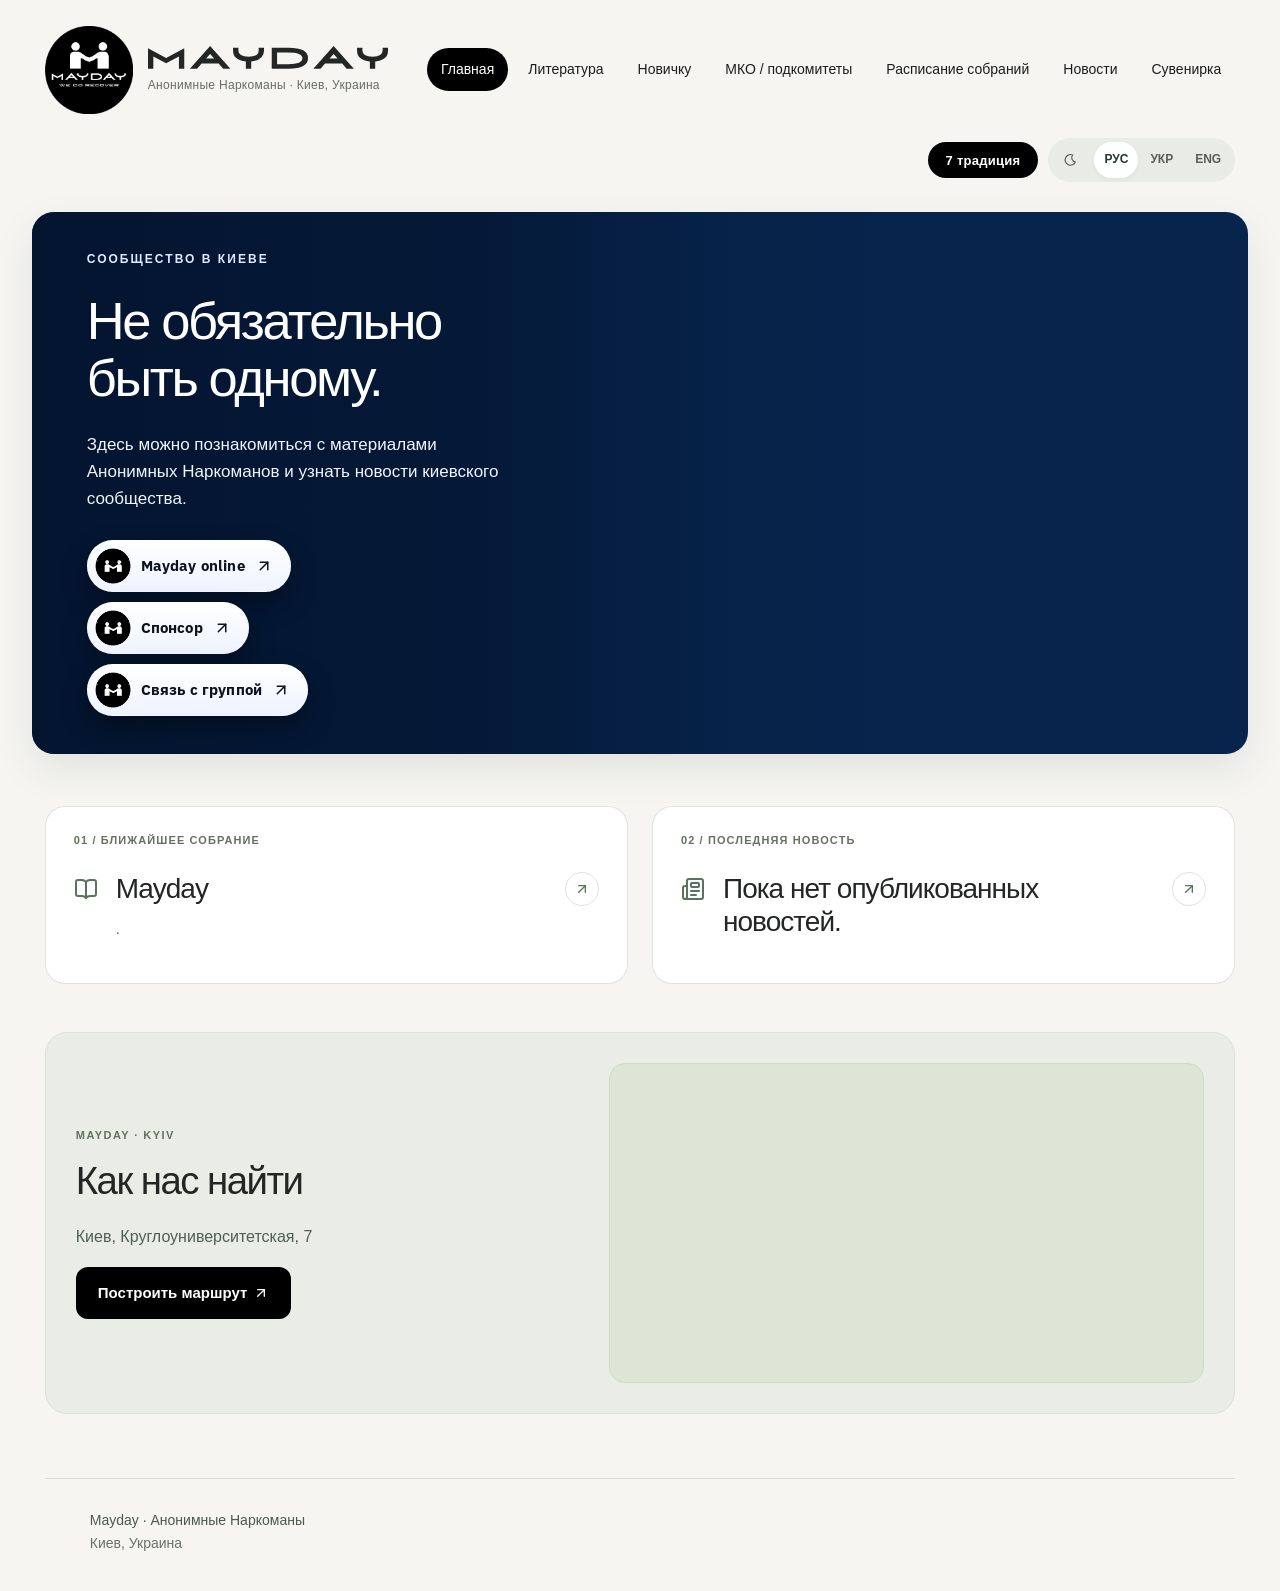
<file: index.html>
<!doctype html><html lang="ru"><script>try{if(localStorage.getItem("mayday-theme")==="dark")document.documentElement.setAttribute("data-theme","dark")}catch(e){}</script><head><meta charset="UTF-8"><meta name="viewport" content="width=device-width,initial-scale=1"><meta name="robots" content="noindex,nofollow,noarchive"><meta name="referrer" content="no-referrer"><title>Mayday — Киев</title><link rel="icon" href="./mayday-logo.png">  <script type="module" crossorigin src="./index-Cbg5gr1b.js?v=20260923newsbtn3"></script>
  <link rel="stylesheet" crossorigin href="./index-DmtjYMKC.css?v=20260923newsbtn3">
<link rel="preconnect" href="https://fonts.googleapis.com"><link href="https://fonts.googleapis.com/css2?family=IBM+Plex+Sans:wght@600;700&family=Marck+Script&display=swap" rel="stylesheet"><link rel="stylesheet" href="./redesign-20260919.css?v=20260923newsbtn3"><link rel="stylesheet" href="./dark-refined-20260921.css?v=20260923newsbtn3"></head><body><div id="root"></div></body></html>
</file>
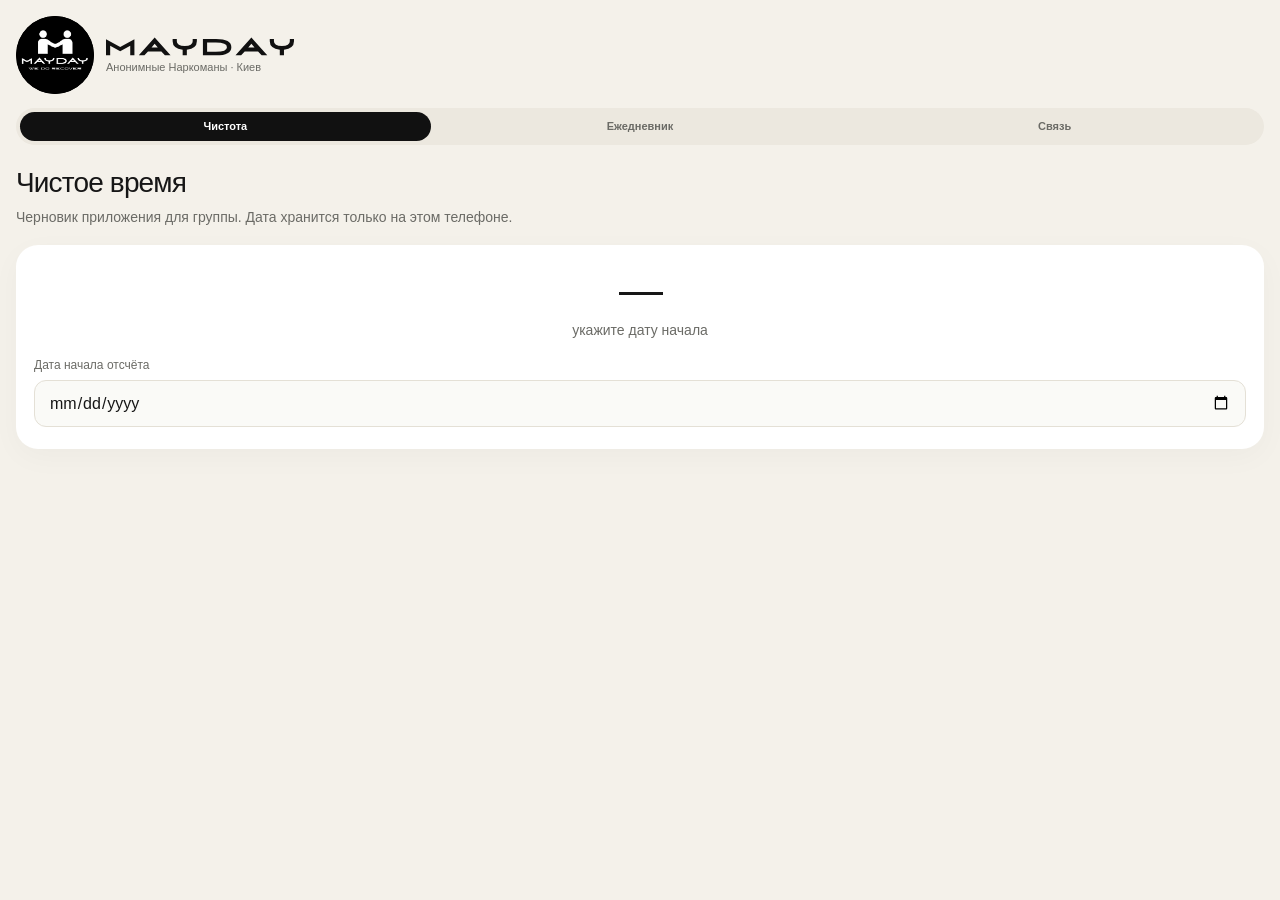
<file: app-sketch/index.html>
<!DOCTYPE html>
<html lang="ru">
<head>
  <meta charset="utf-8" />
  <meta name="viewport" content="width=device-width, initial-scale=1, viewport-fit=cover" />
  <meta name="apple-mobile-web-app-capable" content="yes" />
  <meta name="apple-mobile-web-app-title" content="Mayday" />
  <meta name="apple-mobile-web-app-status-bar-style" content="black-translucent" />
  <meta name="theme-color" content="#111111" />
  <title>Mayday — чистое время</title>
  <meta name="cache-bust" content="20260923-tab2" />
  <link rel="icon" href="./icon-md.png" />
  <link rel="apple-touch-icon" sizes="180x180" href="./icon-md-180.png" />
  <link rel="apple-touch-icon" href="./icon-md.png" />
  <link rel="apple-touch-icon-precomposed" href="./icon-md.png" />
  <link rel="preconnect" href="https://fonts.googleapis.com" />
  <link href="https://fonts.googleapis.com/css2?family=IBM+Plex+Sans:wght@600;700&display=swap" rel="stylesheet" />
  <style>
    :root {
      --bg: #f4f1ea;
      --ink: #161616;
      --muted: #6b6b66;
      --card: #fff;
      --line: #e4e0d6;
      --black: #111;
    }
    * { box-sizing: border-box; }
    html, body { margin: 0; min-height: 100%; background: var(--bg); color: var(--ink);
      font-family: -apple-system, BlinkMacSystemFont, "Segoe UI", sans-serif; }
    body { padding: calc(16px + env(safe-area-inset-top)) 16px calc(28px + env(safe-area-inset-bottom)); }
    header { margin-bottom: 22px; }
    .brand-row {
      display: flex; align-items: center; gap: 12px; margin-bottom: 14px;
    }
    .brand-row img {
      width: 78px; height: 78px; border-radius: 50%; display: block;
      background: #000; object-fit: cover; flex: 0 0 78px;
    }
    .brand-text { line-height: 1.05; min-width: 0; flex: 1; }
    .brand-wordmark { display: block; width: min(188px, 48vw); height: 20px; color: #111; }
    .brand-text span { display: block; margin-top: 5px; font-size: 11px; color: var(--muted); }
    .tabs {
      display: flex; width: 100%; gap: 4px; background: #ece8df;
      border-radius: 999px; padding: 4px;
    }
    .tabs button {
      flex: 1; border: 0; background: transparent; padding: 8px 6px;
      border-radius: 999px; font-size: 11px; font-weight: 600; color: var(--muted);
      line-height: 1.15; white-space: nowrap;
    }
    .tabs button.on { background: var(--black); color: #fff; }
    h1 { font-size: 28px; font-weight: 500; letter-spacing: -.03em; margin: 0 0 8px; }
    .sub { color: var(--muted); font-size: 14px; margin: 0 0 18px; line-height: 1.45; }
    .card {
      background: var(--card); border-radius: 22px; padding: 22px 18px;
      box-shadow: 0 8px 30px #2a2a2208; margin-bottom: 14px;
    }
    .count {
      text-align: center; font-size: 44px; font-weight: 500;
      letter-spacing: -.04em; line-height: 1.05;
    }
    .count small {
      display: block; font-size: 14px; color: var(--muted);
      font-weight: 400; margin-top: 10px; letter-spacing: 0;
    }
    .field { margin-top: 20px; }
    label { display: block; font-size: 12px; color: var(--muted); margin: 0 0 8px; text-align: left; }
    input[type=date] {
      display: block; width: 100%; max-width: 100%;
      border: 1px solid var(--line); border-radius: 12px;
      padding: 12px 14px; font-size: 16px; line-height: 1.2;
      font-family: inherit; background: #fafaf7; color: var(--ink);
      -webkit-appearance: none; appearance: none;
    }
    .day { font-size: 12px; letter-spacing: .08em; text-transform: uppercase; color: var(--muted); margin-bottom: 8px; }
    .quote { font-size: 20px; line-height: 1.35; margin: 0 0 14px; font-weight: 500; }
    .body { font-size: 16px; line-height: 1.6; margin: 0; }
    .note { font-size: 12px; color: var(--muted); margin-top: 14px; }
    a.btn {
      display: block; width: 100%; text-align: center; text-decoration: none;
      background: var(--black); color: #fff; border-radius: 14px;
      padding: 14px 16px; font-size: 15px; font-weight: 600; margin-top: 10px;
    }
    a.btn.ghost { background: transparent; color: var(--ink); border: 1px solid var(--ink); }
    .screen { display: none; }
    .screen.on { display: block; }
    .hint { font-size: 12px; color: var(--muted); margin-top: 18px; line-height: 1.5; }
  </style>
</head>
<body>
  <header>
    <div class="brand-row">
      <img src="../mayday-logo.png" alt="Mayday" />
      <div class="brand-text">
        <svg class="brand-wordmark" viewBox="0 0 900 90" role="img" aria-label="Mayday">
          <g fill="currentColor" fill-rule="evenodd">
            <path d="M0 85V8L68 45 136 8V85H116V39L68 65 20 39V85Z"/>
            <path d="M157 85L233 0 309 85H282L265 66H201L184 85ZM218 47H248L233 30Z"/>
            <path d="M319 7H339V17Q339 40 377 40Q415 40 415 17V7H435V18Q435 53 387 58V85H367V58Q319 53 319 18Z"/>
            <path d="M464 7H527Q600 7 600 46Q600 85 527 85H464ZM484 24V68H526Q579 68 579 46Q579 24 526 24Z"/>
            <path d="M620 85L696 0 772 85H745L728 66H664L647 85ZM681 47H711L696 30Z"/>
            <path d="M784 7H804V17Q804 40 842 40Q880 40 880 17V7H900V18Q900 53 852 58V85H832V58Q784 53 784 18Z"/>
          </g>
        </svg>
        <span>Анонимные Наркоманы · Киев</span>
      </div>
    </div>
    <div class="tabs" id="tabs">
      <button class="on" data-tab="time">Чистота</button>
      <button data-tab="day">Ежедневник</button>
      <button data-tab="help">Связь</button>
    </div>
  </header>

  <section class="screen on" id="time">
    <h1>Чистое время</h1>
    <p class="sub">Черновик приложения для группы. Дата хранится только на этом телефоне.</p>
    <div class="card">
      <div class="count" id="count">—<small>укажите дату начала</small></div>
      <div class="field">
        <label for="since">Дата начала отсчёта</label>
        <input id="since" type="date" />
      </div>
    </div>
  </section>

  <section class="screen" id="day">
    <h1>Ежедневник</h1>
    <p class="sub" id="today-label"></p>
    <div class="card">
      <div class="day">Размышление · черновик</div>
      <p class="quote">Один день. Один шаг.</p>
      <p class="body">Тут будут ежедневные размышления.</p>
      <p class="note"></p>
    </div>
  </section>

  <section class="screen" id="help">
    <h1>Связь с группой</h1>
    <p class="sub">Кнопки можно будет менять из панели, как на сайте.</p>
    <a class="btn" href="https://t.me/mayday" target="_blank" rel="noopener">Telegram группы</a>
    <a class="btn ghost" href="https://hrechishkin-arch.github.io/na-kyiv-mayday/" target="_blank" rel="noopener">Сайт Mayday</a>
    <a class="btn ghost" href="https://hrechishkin-arch.github.io/na-kyiv-mayday/?page=schedule" target="_blank" rel="noopener">Расписание собраний</a>
    <p class="hint">Кнопки будут утверждаться на рабочем собрании.</p>
  </section>

  <script>
    const tabs = document.querySelectorAll('#tabs button');
    tabs.forEach((b) => b.onclick = () => {
      tabs.forEach((x) => x.classList.toggle('on', x === b));
      document.querySelectorAll('.screen').forEach((s) => s.classList.toggle('on', s.id === b.dataset.tab));
    });
    const input = document.getElementById('since');
    const count = document.getElementById('count');
    const saved = localStorage.getItem('mayday-clean-since');
    if (saved) input.value = saved;
    function daysBetween(a, b) {
      return Math.max(0, Math.floor((Date.UTC(b.getFullYear(), b.getMonth(), b.getDate()) - Date.UTC(a.getFullYear(), a.getMonth(), a.getDate())) / 86400000));
    }
    function render() {
      if (!input.value) {
        count.innerHTML = '—<small>укажите дату начала</small>';
        return;
      }
      localStorage.setItem('mayday-clean-since', input.value);
      const start = new Date(input.value + 'T00:00:00');
      const days = daysBetween(start, new Date());
      const years = Math.floor(days / 365);
      const rest = days - years * 365;
      const months = Math.floor(rest / 30);
      const d = rest - months * 30;
      const parts = [];
      if (years) parts.push(years + ' г.');
      if (months) parts.push(months + ' мес.');
      parts.push(d + ' дн.');
      count.innerHTML = days + ' дн.<small>' + parts.join(' · ') + '</small>';
    }
    input.onchange = render;
    input.oninput = render;
    render();
    document.getElementById('today-label').textContent =
      new Date().toLocaleDateString('ru-UA', { weekday: 'long', day: 'numeric', month: 'long' });
  </script>
</body>
</html>
</file>
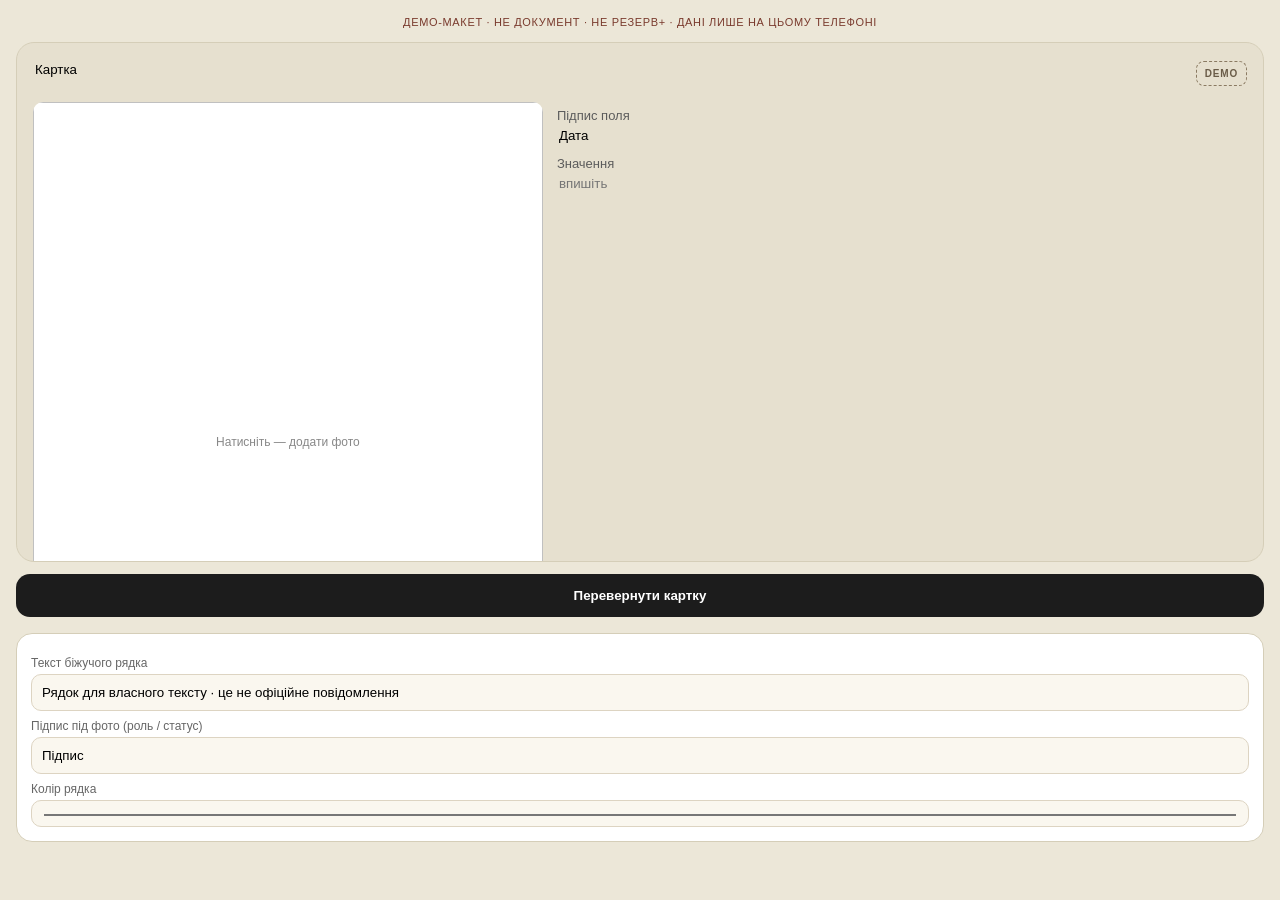
<file: card-demo/index.html>
<!DOCTYPE html>
<html lang="uk">
<head>
  <meta charset="utf-8" />
  <meta name="viewport" content="width=device-width, initial-scale=1, viewport-fit=cover" />
  <meta name="robots" content="noindex" />
  <title>Демо-картка — не документ</title>
  <style>
    :root { --bg:#ece7d8; --card:#e6e0cf; --ink:#1c1c1c; --accent:#6b5340; --white:#f7f4ea; }
    * { box-sizing: border-box; }
    body {
      margin: 0; min-height: 100dvh; background: var(--bg); color: var(--ink);
      font-family: -apple-system, BlinkMacSystemFont, "Segoe UI", sans-serif;
      padding: calc(16px + env(safe-area-inset-top)) 16px 28px;
    }
    .warn {
      font-size: 11px; letter-spacing: .06em; text-transform: uppercase;
      text-align: center; color: #7a3b2e; margin: 0 0 14px;
    }
    .stage { perspective: 900px; }
    .flip {
      position: relative; width: 100%; min-height: 520px;
      transform-style: preserve-3d; transition: transform .7s ease;
    }
    .flip.on { transform: rotateY(180deg); }
    .face {
      position: absolute; inset: 0; backface-visibility: hidden;
      background: var(--card); border-radius: 18px; padding: 18px 16px 20px;
      border: 1px solid #d5ceb8; overflow: hidden;
    }
    .back { transform: rotateY(180deg); display: flex; flex-direction: column; align-items: center; justify-content: center; background: #f4f1e8; }
    .title { display: flex; justify-content: space-between; align-items: flex-start; gap: 10px; }
    .title input {
      border: 0; background: transparent; font: 600 22px/1.1 inherit; width: 70%;
    }
    .badge {
      font-size: 10px; font-weight: 700; letter-spacing: .08em;
      border: 1px dashed #8a7a62; padding: 6px 8px; border-radius: 8px; color: #6a5c48;
    }
    .row { display: flex; gap: 14px; margin-top: 16px; align-items: flex-start; }
    .photo-wrap {
      width: 42%; aspect-ratio: 3/4; background: #fff; border-radius: 10px;
      overflow: hidden; position: relative;
    }
    .photo-wrap img { width: 100%; height: 100%; object-fit: cover; display: block; }
    .photo-wrap input { position: absolute; inset: 0; opacity: 0; cursor: pointer; }
    .photo-wrap span {
      position: absolute; inset: 0; display: flex; align-items: center; justify-content: center;
      font-size: 12px; color: #888; pointer-events: none; text-align: center; padding: 8px;
    }
    .meta { flex: 1; padding-top: 6px; }
    .meta label { display: block; font-size: 13px; color: #5c5c5c; }
    .meta input {
      width: 100%; border: 0; background: transparent; font: 600 18px inherit; margin: 4px 0 12px;
    }
    .ticker {
      margin: 16px -16px 0; background: var(--accent); color: #f3ece3;
      font-size: 13px; font-weight: 600; white-space: nowrap; overflow: hidden; padding: 8px 0;
    }
    .ticker span { display: inline-block; padding-left: 100%; animation: run 14s linear infinite; }
    @keyframes run { to { transform: translateX(-100%); } }
    .name { margin-top: 16px; }
    .name small { display: block; font-size: 13px; color: #5c5c5c; margin-bottom: 4px; }
    .name textarea {
      width: 100%; border: 0; background: transparent; font: 600 26px/1.15 inherit;
      resize: none; min-height: 88px;
    }
    .qr-box {
      width: min(260px, 78vw); aspect-ratio: 1; background:
        repeating-conic-gradient(#111 0 25%, #fff 0 50%) 0 0 / 12px 12px;
      border-radius: 8px; position: relative;
    }
    .qr-box::after {
      content: "ДЕМО"; position: absolute; inset: 38%; background: #fff;
      display: flex; align-items: center; justify-content: center;
      font-weight: 800; letter-spacing: .08em; font-size: 14px;
    }
    .qr-cap { margin-bottom: 14px; font-size: 14px; text-align: center; }
    .edit {
      margin-top: 16px; background: #fff; border-radius: 16px; padding: 14px;
      border: 1px solid #d5ceb8;
    }
    .edit label { display: block; font-size: 12px; color: #666; margin: 8px 0 4px; }
    .edit input, .edit textarea {
      width: 100%; border: 1px solid #ddd4c2; border-radius: 10px; padding: 10px;
      font: 15px inherit; background: #faf7ef;
    }
    button.flip-btn {
      width: 100%; margin-top: 12px; border: 0; background: #1c1c1c; color: #fff;
      border-radius: 14px; padding: 14px; font-weight: 700;
    }
  </style>
</head>
<body>
  <p class="warn">Демо-макет · не документ · не Резерв+ · дані лише на цьому телефоні</p>
  <div class="stage">
    <div class="flip" id="flip">
      <section class="face">
        <div class="title">
          <input id="title" value="Картка" />
          <div class="badge">DEMO</div>
        </div>
        <div class="row">
          <div class="photo-wrap">
            <img id="photo" alt="" hidden />
            <span id="photoHint">Натисніть — додати фото</span>
            <input id="file" type="file" accept="image/*" />
          </div>
          <div class="meta">
            <label>Підпис поля</label>
            <input id="fieldLabel" value="Дата" />
            <label>Значення</label>
            <input id="fieldValue" value="" placeholder="впишіть" />
          </div>
        </div>
        <div class="ticker"><span id="tickerText">Рядок для власного тексту · це не офіційне повідомлення · </span></div>
        <div class="name">
          <small id="role">Підпис</small>
          <textarea id="fio" rows="3" placeholder="Ім’я"></textarea>
        </div>
      </section>
      <section class="face back">
        <p class="qr-cap" id="qrCap">Умовний код · нікуди не веде</p>
        <div class="qr-box" aria-hidden="true"></div>
      </section>
    </div>
  </div>
  <button class="flip-btn" id="flipBtn" type="button">Перевернути картку</button>
  <div class="edit">
    <label>Текст біжучого рядка</label>
    <input id="tickerInput" value="Рядок для власного тексту · це не офіційне повідомлення" />
    <label>Підпис під фото (роль / статус)</label>
    <input id="roleInput" value="Підпис" />
    <label>Колір рядка</label>
    <input id="color" type="color" value="#6b5340" />
  </div>
  <script>
    const $ = (id) => document.getElementById(id);
    const KEY = "demo-card-v1";
    function save() {
      const data = {
        title: $("title").value, fieldLabel: $("fieldLabel").value,
        fieldValue: $("fieldValue").value, ticker: $("tickerInput").value,
        role: $("roleInput").value, fio: $("fio").value, color: $("color").value,
        photo: $("photo").src || ""
      };
      try { localStorage.setItem(KEY, JSON.stringify(data)); } catch (e) {}
    }
    function applyTicker() {
      const t = ($("tickerInput").value || " ").trim() + " · ";
      $("tickerText").textContent = t + t + t;
    }
    $("flipBtn").onclick = () => $("flip").classList.toggle("on");
    $("file").onchange = (e) => {
      const f = e.target.files && e.target.files[0];
      if (!f) return;
      const r = new FileReader();
      r.onload = () => {
        $("photo").src = r.result; $("photo").hidden = false; $("photoHint").hidden = true; save();
      };
      r.readAsDataURL(f);
    };
    ["title","fieldLabel","fieldValue","fio"].forEach((id) => $(id).addEventListener("input", save));
    $("tickerInput").addEventListener("input", () => { applyTicker(); save(); });
    $("roleInput").addEventListener("input", () => { $("role").textContent = $("roleInput").value; save(); });
    $("color").addEventListener("input", () => {
      document.documentElement.style.setProperty("--accent", $("color").value); save();
    });
    try {
      const d = JSON.parse(localStorage.getItem(KEY) || "null");
      if (d) {
        $("title").value = d.title || $("title").value;
        $("fieldLabel").value = d.fieldLabel || "";
        $("fieldValue").value = d.fieldValue || "";
        $("tickerInput").value = d.ticker || $("tickerInput").value;
        $("roleInput").value = d.role || "Підпис";
        $("role").textContent = $("roleInput").value;
        $("fio").value = d.fio || "";
        if (d.color) { $("color").value = d.color; document.documentElement.style.setProperty("--accent", d.color); }
        if (d.photo) { $("photo").src = d.photo; $("photo").hidden = false; $("photoHint").hidden = true; }
      }
    } catch (e) {}
    applyTicker();
  </script>
</body>
</html>
</file>
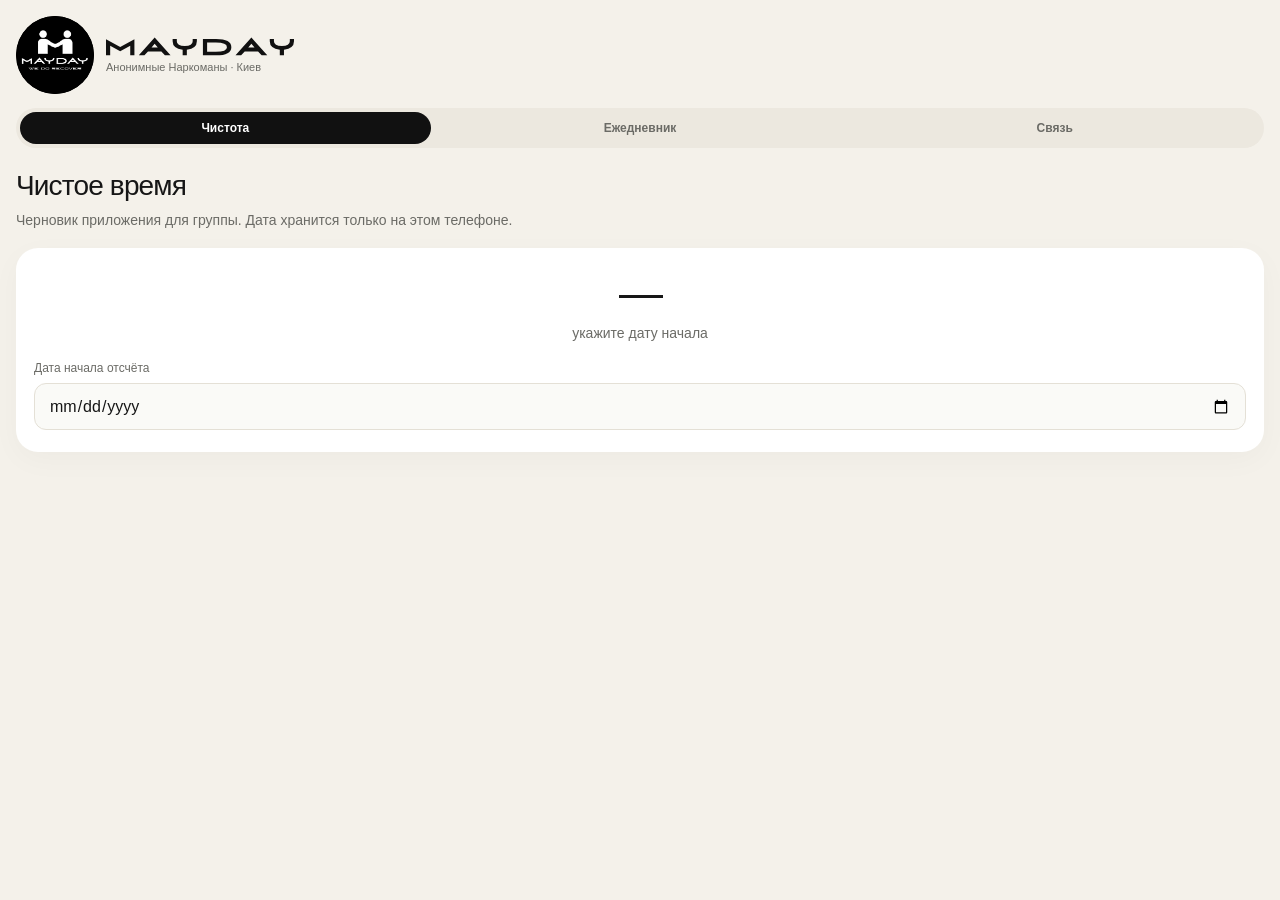
<file: app.html>
<!DOCTYPE html>
<html lang="ru">
<head>
  <meta charset="utf-8" />
  <meta name="viewport" content="width=device-width, initial-scale=1, viewport-fit=cover" />
  <meta name="apple-mobile-web-app-capable" content="yes" />
  <meta name="apple-mobile-web-app-title" content="Mayday" />
  <meta name="apple-mobile-web-app-status-bar-style" content="black-translucent" />
  <meta name="theme-color" content="#111111" />
  <title>Mayday — чистое время</title>
  <link rel="icon" href="./mayday-homescreen.png?v=6" />
  <link rel="apple-touch-icon" sizes="180x180" href="./mayday-homescreen-180.png?v=6" />
  <link rel="apple-touch-icon" href="./mayday-homescreen.png?v=6" />
  <link rel="apple-touch-icon-precomposed" href="./mayday-homescreen.png?v=6" />
  <link rel="preconnect" href="https://fonts.googleapis.com" />
  <link href="https://fonts.googleapis.com/css2?family=IBM+Plex+Sans:wght@600;700&display=swap" rel="stylesheet" />
  <style>
    :root {
      --bg: #f4f1ea;
      --ink: #161616;
      --muted: #6b6b66;
      --card: #fff;
      --line: #e4e0d6;
      --black: #111;
    }
    * { box-sizing: border-box; }
    html, body { margin: 0; min-height: 100%; background: var(--bg); color: var(--ink);
      font-family: -apple-system, BlinkMacSystemFont, "Segoe UI", sans-serif; }
    body { padding: calc(16px + env(safe-area-inset-top)) 16px calc(28px + env(safe-area-inset-bottom)); }
    header { margin-bottom: 22px; }
    .brand-row {
      display: flex; align-items: center; gap: 12px; margin-bottom: 14px;
    }
    .brand-row img {
      width: 78px; height: 78px; border-radius: 50%; display: block;
      background: #000; object-fit: cover; flex: 0 0 78px;
    }
    .brand-text { line-height: 1.05; min-width: 0; flex: 1; }
    .brand-wordmark { display: block; width: min(188px, 48vw); height: 20px; color: #111; }
    .brand-text span { display: block; margin-top: 5px; font-size: 11px; color: var(--muted); }
    .tabs {
      display: flex; width: 100%; gap: 4px; background: #ece8df;
      border-radius: 999px; padding: 4px;
    }
    .tabs button {
      flex: 1; border: 0; background: transparent; padding: 9px 6px;
      border-radius: 999px; font-size: 12px; font-weight: 600; color: var(--muted);
    }
    .tabs button.on { background: var(--black); color: #fff; }
    h1 { font-size: 28px; font-weight: 500; letter-spacing: -.03em; margin: 0 0 8px; }
    .sub { color: var(--muted); font-size: 14px; margin: 0 0 18px; line-height: 1.45; }
    .card {
      background: var(--card); border-radius: 22px; padding: 22px 18px;
      box-shadow: 0 8px 30px #2a2a2208; margin-bottom: 14px;
    }
    .count {
      text-align: center; font-size: 44px; font-weight: 500;
      letter-spacing: -.04em; line-height: 1.05;
    }
    .count small {
      display: block; font-size: 14px; color: var(--muted);
      font-weight: 400; margin-top: 10px; letter-spacing: 0;
    }
    .field { margin-top: 20px; }
    label { display: block; font-size: 12px; color: var(--muted); margin: 0 0 8px; text-align: left; }
    input[type=date] {
      display: block; width: 100%; max-width: 100%;
      border: 1px solid var(--line); border-radius: 12px;
      padding: 12px 14px; font-size: 16px; line-height: 1.2;
      font-family: inherit; background: #fafaf7; color: var(--ink);
      -webkit-appearance: none; appearance: none;
    }
    .day { font-size: 12px; letter-spacing: .08em; text-transform: uppercase; color: var(--muted); margin-bottom: 8px; }
    .quote { font-size: 20px; line-height: 1.35; margin: 0 0 14px; font-weight: 500; }
    .body { font-size: 16px; line-height: 1.6; margin: 0; }
    .note { font-size: 12px; color: var(--muted); margin-top: 14px; }
    a.btn {
      display: block; width: 100%; text-align: center; text-decoration: none;
      background: var(--black); color: #fff; border-radius: 14px;
      padding: 14px 16px; font-size: 15px; font-weight: 600; margin-top: 10px;
    }
    a.btn.ghost { background: transparent; color: var(--ink); border: 1px solid var(--ink); }
    .screen { display: none; }
    .screen.on { display: block; }
    .hint { font-size: 12px; color: var(--muted); margin-top: 18px; line-height: 1.5; }
  </style>
</head>
<body>
  <header>
    <div class="brand-row">
      <img src="./mayday-logo.png" alt="Mayday" />
      <div class="brand-text">
        <svg class="brand-wordmark" viewBox="0 0 900 90" role="img" aria-label="Mayday">
          <g fill="currentColor" fill-rule="evenodd">
            <path d="M0 85V8L68 45 136 8V85H116V39L68 65 20 39V85Z"/>
            <path d="M157 85L233 0 309 85H282L265 66H201L184 85ZM218 47H248L233 30Z"/>
            <path d="M319 7H339V17Q339 40 377 40Q415 40 415 17V7H435V18Q435 53 387 58V85H367V58Q319 53 319 18Z"/>
            <path d="M464 7H527Q600 7 600 46Q600 85 527 85H464ZM484 24V68H526Q579 68 579 46Q579 24 526 24Z"/>
            <path d="M620 85L696 0 772 85H745L728 66H664L647 85ZM681 47H711L696 30Z"/>
            <path d="M784 7H804V17Q804 40 842 40Q880 40 880 17V7H900V18Q900 53 852 58V85H832V58Q784 53 784 18Z"/>
          </g>
        </svg>
        <span>Анонимные Наркоманы · Киев</span>
      </div>
    </div>
    <div class="tabs" id="tabs">
      <button class="on" data-tab="time">Чистота</button>
      <button data-tab="day">Ежедневник</button>
      <button data-tab="help">Связь</button>
    </div>
  </header>

  <section class="screen on" id="time">
    <h1>Чистое время</h1>
    <p class="sub">Черновик приложения для группы. Дата хранится только на этом телефоне.</p>
    <div class="card">
      <div class="count" id="count">—<small>укажите дату начала</small></div>
      <div class="field">
        <label for="since">Дата начала отсчёта</label>
        <input id="since" type="date" />
      </div>
    </div>
  </section>

  <section class="screen" id="day">
    <h1>Ежедневник</h1>
    <p class="sub" id="today-label"></p>
    <div class="card">
      <div class="day">Размышление · черновик</div>
      <p class="quote">Один день. Один шаг.</p>
      <p class="body">Тут будут ежедневные размышления.</p>
      <p class="note"></p>
    </div>
  </section>

  <section class="screen" id="help">
    <h1>Связь с группой</h1>
    <p class="sub">Кнопки можно будет менять из панели, как на сайте.</p>
    <a class="btn" href="https://t.me/mayday" target="_blank" rel="noopener">Telegram группы</a>
    <a class="btn ghost" href="https://hrechishkin-arch.github.io/na-kyiv-mayday/" target="_blank" rel="noopener">Сайт Mayday</a>
    <a class="btn ghost" href="https://hrechishkin-arch.github.io/na-kyiv-mayday/?page=schedule" target="_blank" rel="noopener">Расписание собраний</a>
    <p class="hint">Кнопки будут утверждаться на рабочем собрании.</p>
  </section>

  <script>
    const tabs = document.querySelectorAll('#tabs button');
    tabs.forEach((b) => b.onclick = () => {
      tabs.forEach((x) => x.classList.toggle('on', x === b));
      document.querySelectorAll('.screen').forEach((s) => s.classList.toggle('on', s.id === b.dataset.tab));
    });
    const input = document.getElementById('since');
    const count = document.getElementById('count');
    const saved = localStorage.getItem('mayday-clean-since');
    if (saved) input.value = saved;
    function daysBetween(a, b) {
      return Math.max(0, Math.floor((Date.UTC(b.getFullYear(), b.getMonth(), b.getDate()) - Date.UTC(a.getFullYear(), a.getMonth(), a.getDate())) / 86400000));
    }
    function render() {
      if (!input.value) {
        count.innerHTML = '—<small>укажите дату начала</small>';
        return;
      }
      localStorage.setItem('mayday-clean-since', input.value);
      const start = new Date(input.value + 'T00:00:00');
      const days = daysBetween(start, new Date());
      const years = Math.floor(days / 365);
      const rest = days - years * 365;
      const months = Math.floor(rest / 30);
      const d = rest - months * 30;
      const parts = [];
      if (years) parts.push(years + ' г.');
      if (months) parts.push(months + ' мес.');
      parts.push(d + ' дн.');
      count.innerHTML = days + ' дн.<small>' + parts.join(' · ') + '</small>';
    }
    input.onchange = render;
    input.oninput = render;
    render();
    document.getElementById('today-label').textContent =
      new Date().toLocaleDateString('ru-UA', { weekday: 'long', day: 'numeric', month: 'long' });
  </script>
</body>
</html>
</file>
<file: index-DmtjYMKC.css>
:root{--background:#f7f9fb;--foreground:#15283e;--primary:#162f4d;--border:#d6dee6;--muted-foreground:#536477;--radius:.5rem;--lightningcss-light:initial;--lightningcss-dark: ;color-scheme:light}*{box-sizing:border-box}body{background:var(--background);color:var(--foreground);margin:0;font-family:Arial,Helvetica,sans-serif;font-size:16px;line-height:1.6}a{color:inherit;text-decoration:none}button,input,textarea{font:inherit}button,a,input,textarea{outline-offset:5px}button{cursor:pointer}a:focus-visible,button:focus-visible,input:focus-visible,textarea:focus-visible{outline:3px solid #b45b22}.skip{z-index:10;background:#fff;padding:12px;position:absolute;top:-100px;left:20px}.skip:focus{top:10px}.header{justify-content:space-between;align-items:center;gap:30px;max-width:1440px;margin:auto;padding:30px 5.5%;display:flex}.brand{letter-spacing:-1px;align-items:center;gap:15px;font-size:28px;font-weight:700;line-height:1.15;display:flex}.brand small{letter-spacing:.025em;color:#536477;margin-top:9px;font-size:12px;font-weight:400;display:block}.header nav{gap:30px;font-size:15px;display:flex}.header nav a{border-bottom:1px solid #0000;padding:8px 0}.languages{gap:2px;display:flex}.languages button{color:#536477;background:0 0;border:0;padding:9px;font-size:12px;font-weight:600}.languages button[aria-pressed=true]{color:#15283e;background:#e3eaf0;border-radius:5px}.hero{color:#fff;background:#142d48;border-radius:4px;margin:8px 2% 0;position:relative;overflow:hidden}.hero-inner{z-index:1;max-width:1280px;margin:auto;padding:65px 4% 70px;position:relative}.eyebrow{text-transform:uppercase;letter-spacing:.18em;margin:0 0 28px;font-size:12px;font-weight:600}.hero h1{white-space:pre-line;letter-spacing:-.05em;max-width:900px;margin:0 0 52px;font-size:clamp(44px,6.8vw,94px);font-weight:400;line-height:1.08}.hero-bottom{justify-content:space-between;align-items:end;gap:36px;display:flex}.hero-bottom p{color:#d0dce7;max-width:490px;margin:0;font-size:18px}.button{color:#fff;background:#173956;border:0;border-radius:4px;justify-content:center;align-items:center;gap:30px;min-height:48px;padding:17px 23px;font-weight:500;display:inline-flex}.button.light{color:#15283e;white-space:nowrap;background:#f5f8fa}
@media (hover:hover) and (pointer:fine){.button:hover{filter:brightness(.93)}}
.button:disabled{opacity:.65}.hero-mark{color:#24425e;pointer-events:none;font-size:320px;line-height:1;position:absolute;top:0;right:4%}.resources{grid-template-columns:170px 1fr;align-items:start;max-width:1200px;margin:0 auto;padding:72px 4% 90px;display:grid}.section-label{letter-spacing:.04em;color:#536477;padding:28px 0;font-size:12px}.resource-link{border-bottom:1px solid var(--border);align-items:start;gap:25px;padding:25px 0 32px;display:flex}.resource-link>svg{flex-shrink:0;margin-top:5px}.resource-link>svg:last-child{margin-left:auto}.resource-link h2{letter-spacing:-.025em;margin:0 0 10px;font-size:26px;font-weight:400;line-height:1.3}.resource-link p{color:#536477;margin:0}
@media (hover:hover) and (pointer:fine){.resource-link:hover h2{text-underline-offset:5px;text-decoration:underline}}
.page{max-width:1120px;min-height:65vh;margin:auto;padding:65px 5% 100px}.page h1{letter-spacing:-.05em;margin:0 0 24px;font-size:clamp(42px,6vw,70px);font-weight:400;line-height:1.1}.page-intro{color:#536477;max-width:600px;margin-bottom:50px;font-size:18px}.empty{border-top:1px solid var(--border);border-bottom:1px solid var(--border);text-align:center;padding:55px 25px}.empty>svg{color:#637a91;margin:0 auto 16px}.empty h2{margin:0 0 10px;font-size:24px;font-weight:400}.empty p{color:#536477;max-width:500px;margin:0 auto 18px}.empty button,.edit-list button{background:#fff;border:1px solid #bac8d5;border-radius:4px;padding:10px 15px}.article{border-top:1px solid var(--border);padding:32px 0}.article time{color:#536477;font-size:14px}.article h2{font-size:28px;line-height:1.3}.article p{white-space:pre-wrap;overflow-wrap:anywhere}.editor{margin-bottom:48px}.edit-list{flex-wrap:wrap;gap:10px;margin-bottom:20px;display:flex}.editor fieldset{border:1px solid var(--border);margin:0 0 20px;padding:20px}.editor label{margin-bottom:16px;display:block}.editor input,.editor textarea{background:#fff;border:1px solid #a2b1bf;border-radius:4px;width:100%;margin-top:5px;padding:12px;display:block}.editor textarea{resize:vertical}footer{border-top:1px solid var(--border);justify-content:space-between;align-items:center;gap:24px;margin:0 5.5%;padding:30px 0;font-size:14px;display:flex}footer strong{font-weight:500;display:block}footer span{color:#536477}footer a{color:#536477;align-items:center;gap:14px;font-size:13px;display:flex}@media (width<=760px){.header{flex-wrap:wrap;gap:22px;padding:24px 6%}.brand{font-size:26px}.brand small{max-width:220px;font-size:11px;line-height:1.4}.header nav{order:3;gap:26px;width:100%}.languages{margin-left:auto}.languages button{padding:8px 6px}.hero{margin:0 3%}.hero-inner{padding:42px 7% 45px}.hero h1{margin-bottom:32px}.hero-bottom{display:block}.hero-bottom p{margin-bottom:28px;font-size:17px}.hero-mark{opacity:.5;font-size:200px;top:30px;right:-30px}.resources{padding:40px 7% 60px;display:block}.section-label{padding:25px 0 0}.resource-link{gap:18px}.resource-link h2{font-size:23px}.page{padding:42px 7% 65px}.page-intro{margin-bottom:35px}.empty{padding:40px 12px}footer{flex-direction:column;align-items:start;margin:0 7%}.eyebrow{font-size:11px}.article h2{font-size:25px}}@media (prefers-reduced-motion:no-preference){a,button{transition:background-color .15s,color .15s}}:root{--background:#fafafa;--foreground:#181818;--primary:#181818;--border:#dedede;--muted-foreground:#5e5e5e}.hero{color:#fff;background:#111}.hero .eyebrow{color:#bdbdbd}.hero-bottom p{color:#d2d2d2}.hero-mark{color:#242424}.button{background:#202020}.button.light{color:#181818;background:#fff}.brand small,.resource-link p,.section-label,.page-intro,.empty p,.article time,footer span,footer a{color:#5e5e5e}.header nav a[aria-current]{border-color:#111}.languages button{color:#5e5e5e}.languages button[aria-pressed=true]{color:#111;background:#e7e7e7}.brand img{max-width:68px;max-height:68px}.empty>svg{color:#777}.editor input,.editor textarea,.empty button,.edit-list button{border-color:#aaa}@media (width<=760px){.brand img{max-width:52px;max-height:52px}.header .brand{max-width:calc(100% - 115px)}.brand small{font-size:11px}}.hero-logo{object-fit:contain;width:230px;height:230px;position:absolute;top:38px;right:6%}.hero h1{max-width:75%}.hero-inner{padding-top:65px}@media (width<=1000px){.hero-logo{width:160px;height:160px;top:40px;right:3%}.hero h1{max-width:80%}}@media (width<=760px){.hero-logo{width:130px;height:130px;margin:-20px 7% 25px;display:block;position:relative;top:auto;right:auto}.hero h1{max-width:100%}.hero-inner{padding-top:42px}}.hero{isolation:isolate;background:#07244c;min-height:540px}.hero-art{z-index:-2;display:block;position:absolute;inset:0}.hero-art img{object-fit:cover;object-position:center;width:100%;height:100%;display:block}.hero:after{content:"";z-index:-1;background:linear-gradient(90deg,#03122bdb,#03122b9e 36%,#03122b14 58%,#0000 72%);position:absolute;inset:0}.hero-inner{max-width:none;margin:0;padding:54px 4% 58px}.hero h1{letter-spacing:-.04em;max-width:46%;margin-bottom:24px;font-size:clamp(36px,4.6vw,66px)}.hero .eyebrow{color:#e0eaff;margin-bottom:24px}.hero-bottom{max-width:39%;display:block}.hero-bottom p{color:#f1f5fc;max-width:none;margin-bottom:28px;font-size:17px;line-height:1.6}.hero .button{gap:20px;padding:15px 20px}.hero-logo{display:none}@media (width>=1500px){.hero{min-height:600px}.hero-inner{padding-top:75px}}@media (width<=760px){.hero{flex-direction:column;min-height:0;display:flex}.hero-art{z-index:auto;aspect-ratio:1.37;position:relative;inset:auto}.hero-art img{object-fit:cover}.hero:after{display:none}.hero-inner{padding:32px 7% 40px}.hero h1{max-width:100%;margin-bottom:22px;font-size:clamp(34px,8.8vw,54px)}.hero-bottom{max-width:100%}.hero .eyebrow{margin-bottom:20px}.hero-bottom p{font-size:17px}}.owner-panel{margin-top:20px}.owner-toolbar{border-bottom:1px solid var(--border);flex-wrap:wrap;align-items:center;gap:22px;padding-bottom:18px;display:flex}.owner-toolbar span{margin-right:auto;font-weight:700}.owner-toolbar a{text-underline-offset:4px;text-decoration:underline}.owner-tabs{flex-wrap:wrap;gap:8px;margin:24px 0;display:flex}.owner-panel button,.owner-tabs button{background:#fff;border:1px solid #a7b0ba;border-radius:5px;min-height:44px;padding:10px 15px}.owner-tabs button[aria-pressed=true],.owner-panel button.button{color:#fff;background:#162d48;border-color:#162d48}.owner-panel button:disabled{opacity:.55;cursor:wait}.owner-panel h2{font-size:28px}.owner-panel h3{font-size:21px}.manage-form{border:1px solid var(--border);background:#fff;border-radius:8px;margin:26px 0;padding:24px}.manage-form fieldset{border:1px solid var(--border);margin:0 0 22px;padding:18px}.manage-form legend{padding:0 8px;font-weight:600}.manage-form label{margin-bottom:20px;font-size:16px;display:block}.manage-form input,.manage-form textarea,.manage-form select{width:100%;font:inherit;color:#181818;background:#fff;border:1px solid #9caab6;border-radius:4px;margin-top:7px;padding:11px;display:block}.manage-form textarea{resize:vertical}.manage-form input[type=file]{max-width:100%;padding:10px}.manage-list{margin:22px 0}.manage-row{border-bottom:1px solid var(--border);flex-wrap:wrap;align-items:center;gap:12px;padding:18px 0;display:flex}.manage-row>div{flex:1;min-width:180px}.manage-row strong{overflow-wrap:anywhere;display:block}.manage-row small{color:#555;font-size:14px;display:block}.manage-row a{text-decoration:underline}.owner-scope{color:#555;border-top:1px solid var(--border);margin-top:36px;padding-top:18px;font-size:14px}.save-ok{color:#19492b;background:#e6f0e9;padding:14px}.save-error{color:#852c1b;background:#fff0ec;padding:14px}.image-form img{object-fit:contain;background:#e8edf3;max-width:100%;max-height:260px;margin:18px 0;display:block}.image-form:has(img[alt=Логотип]) img{max-width:160px}.hero h1,.hero-bottom p,.brand,.resource-link h2{overflow-wrap:anywhere}@media (width<=760px){.manage-form{padding:16px}.manage-form fieldset{padding:12px}.owner-tabs{gap:6px}.owner-tabs button{flex:1;min-width:135px}.manage-row>div{flex-basis:100%}.owner-toolbar{gap:14px}.page:has(.owner-panel){padding-left:5%;padding-right:5%}}.auth-panel{max-width:580px}.download-button{font:inherit;cursor:pointer;background:#fff;border:1px solid #aaa;border-radius:4px;padding:10px 14px}.download-button:disabled{opacity:.6}.brand .brand-wordmark{width:240px;max-width:100%;height:auto;display:block;overflow:visible}.brand>span{min-width:0}@media (width<=760px){.brand .brand-wordmark{width:200px}}.hero{border-radius:16px;max-width:1440px;min-height:0;margin:8px auto 0;display:grid;overflow:hidden}.hero-art{z-index:-2;aspect-ratio:auto;grid-area:1/1;align-self:center;position:relative;inset:auto}.hero-art img{object-fit:contain;width:100%;height:auto}.hero-inner{grid-area:1/1;align-self:center;padding:38px 4%}.hero h1{max-width:45%;font-size:clamp(36px,4.1vw,60px);line-height:1.08}.hero-bottom{max-width:39%}.hero .button{border-radius:8px;box-shadow:0 6px 20px #0002}.header{padding-top:25px;padding-bottom:25px}.resource-link{border-radius:10px;transition:background .18s,transform .18s}
@media (hover:hover) and (pointer:fine){a.resource-link:hover{background:#f0f3f6;transform:translateY(-2px)}}
@media (width>=1051px) and (width<=1490px){.hero{margin-left:2%;margin-right:2%}}@media (width<=1050px){.hero{flex-direction:column;min-height:0;margin:8px 3% 0;display:flex}.hero-art{z-index:auto;aspect-ratio:auto;grid-area:auto;align-self:stretch}.hero-art img{object-fit:contain;width:100%;height:auto}.hero:after{display:none}.hero-inner{padding:32px 6% 38px}.hero h1{max-width:100%;margin-bottom:20px;font-size:clamp(34px,5vw,50px)}.hero-bottom{align-items:center;gap:28px;max-width:100%;display:flex}.hero-bottom p{flex:1;margin-bottom:0}.hero .button{flex-shrink:0}}@media (width<=760px){.hero-bottom{display:block}.hero-bottom p{margin-bottom:24px}.hero-inner{padding:28px 7% 34px}.hero h1{font-size:clamp(32px,8vw,44px)}.hero .eyebrow{margin-bottom:16px}}@media (prefers-reduced-motion:reduce){.resource-link{transition:none}
@media (hover:hover) and (pointer:fine){a.resource-link:hover{transform:none}}
}.header{flex-wrap:wrap;gap:24px;max-width:1600px;padding-left:3%;padding-right:3%}.header nav{flex-wrap:wrap;justify-content:center;gap:12px 24px;display:flex}.header nav a{white-space:nowrap}.header .brand{flex-shrink:0}.header .languages{margin-left:auto}.hero-surround{width:100%;margin-top:8px}.hero-surround .hero{border-radius:16px;max-width:1440px;margin:0 auto;box-shadow:0 18px 50px -12px #0003}.home-location{max-width:1280px;margin:0 auto 70px;padding:0 5.5%}.location-section{border-top:1px solid var(--border);grid-template-columns:1fr 1.3fr;align-items:center;gap:36px;margin-top:48px;padding-top:36px;display:grid}.location-section h2{font-size:32px;line-height:1.2}.location-section .eyebrow{margin-bottom:12px}.map-frame{background:#e9edf0;border:1px solid #d6dee6;border-radius:12px;height:320px;overflow:hidden}.map-frame iframe{border:0;width:100%;height:100%}.map-placeholder{background:radial-gradient(#fff,#e4e9ed);border:0;flex-direction:column;justify-content:center;align-items:center;gap:16px;width:100%;height:100%;font-weight:600;display:flex}.map-placeholder span{color:#284460;font-size:64px;line-height:1}.meeting-grid,.product-grid{grid-template-columns:repeat(2,minmax(0,1fr));gap:24px;margin:32px 0;display:grid}.meeting-card,.product-card,.seller-card{border:1px solid var(--border);background:#fff;border-radius:14px;padding:28px}.meeting-card h2,.product-card h2{margin-top:0;font-size:26px;line-height:1.25}.meeting-card dt{color:#626b75;text-transform:uppercase;letter-spacing:.08em;margin-top:22px;font-size:13px}.meeting-card dd{white-space:pre-wrap;margin:6px 0 0;font-size:18px}.meeting-card p,.product-card p{white-space:pre-wrap;overflow-wrap:anywhere}.product-card{padding:0;overflow:hidden}.product-card>img{object-fit:contain;background:#f0f2f4;width:100%;height:300px}.product-card>div{padding:24px}.product-card strong{margin:18px 0;font-size:24px;display:block}.product-card .button{display:inline-flex}.seller-card h2{margin:0 0 12px;font-size:22px}.seller-card a{color:#174a7a;overflow-wrap:anywhere;text-decoration:underline}.product-thumb{object-fit:contain;width:64px;height:64px}.product-preview{object-fit:contain;max-width:240px;max-height:240px}.manage-form .check-label{align-items:center;gap:10px;display:flex}.manage-form .check-label input{width:auto;margin:0}.manage-form fieldset{min-width:0}.owner-panel textarea{resize:vertical}.page .location-section{margin-bottom:30px}@media (width<=1200px){.header nav{flex-basis:100%;order:3;justify-content:flex-start;gap:12px 24px}.header .languages{margin-left:auto}.header .brand{max-width:calc(100% - 115px)}}@media (width<=760px){.header{gap:16px;padding:20px 5%}.header nav{gap:8px 20px;font-size:14px}.hero-surround .hero{border-radius:12px;margin:0}.meeting-grid,.product-grid,.location-section{grid-template-columns:1fr}.location-section{gap:22px}.map-frame{height:300px}.meeting-card{padding:22px}.product-card>img{height:260px}.home-location{padding:0 6%}.brand .brand-wordmark{width:200px}}

/* Admin workspace: keep public pages unchanged. */
.page:has(.owner-panel),
.page:has(.auth-panel){
  max-width:1240px;
  padding:28px 4% 80px;
}
.page:has(.owner-panel)> .eyebrow,
.page:has(.auth-panel)> .eyebrow{margin-bottom:8px;font-size:11px}
.page:has(.owner-panel)>h1,
.page:has(.auth-panel)>h1{
  font-size:32px;
  letter-spacing:-.03em;
  font-weight:600;
  margin:0 0 8px;
  line-height:1.15;
}
.page:has(.owner-panel)> .page-intro{margin-bottom:18px;max-width:none;font-size:15px}
.owner-panel{margin-top:8px}
.owner-toolbar{
  position:sticky;top:0;z-index:5;
  background:#fafafa;
  padding:12px 0;
}
.owner-tabs{gap:6px;margin:16px 0}
.owner-panel button,.owner-tabs button{
  min-height:40px;
  padding:8px 14px;
  font-size:14px;
}
.manage-form{
  max-width:none;
  padding:22px 24px;
}
.manage-form label{margin-bottom:14px}
.manage-form input,
.manage-form textarea,
.manage-form select{
  font-size:16px;
  line-height:1.45;
  padding:12px 14px;
}
.manage-form textarea{min-height:92px}
.manage-row{gap:10px;padding:14px 0}
.manage-row button{flex-shrink:0}
.owner-panel h2{font-size:22px;margin:12px 0 8px}
.owner-panel h3{font-size:18px;margin:8px 0}
.auth-panel{max-width:560px}
@media(max-width:760px){
  .page:has(.owner-panel),.page:has(.auth-panel){padding:20px 5% 60px}
  .page:has(.owner-panel)>h1,.page:has(.auth-panel)>h1{font-size:26px}
}

.brand img{max-width:88px;max-height:88px}
@media (max-width:760px){.brand img{max-width:68px;max-height:68px}}

@import url("https://fonts.googleapis.com/css2?family=Sora:wght@600;700;800&display=swap");
.hero .button.light{
  font-family:"IBM Plex Sans",Arial,Helvetica,sans-serif;
  font-weight:800;
  font-size:15px;
  letter-spacing:.01em;
  border-radius:999px;
  background:linear-gradient(180deg,#ffffff 0%,#eef3ff 100%);
  color:#0b1220;
  box-shadow:0 12px 28px rgba(0,0,0,.32),0 0 0 1px rgba(255,255,255,.35) inset;
  padding:8px 18px 8px 8px;
  gap:10px;
  min-height:48px;
}
@media (hover:hover) and (pointer:fine){
.hero .button.light:hover{filter:brightness(1.04);transform:translateY(-1px)}}

.hero-cta-mark{width:36px;height:36px;padding:0;object-fit:cover;display:block;flex-shrink:0;background:transparent;border-radius:50%;filter:none}
.hero-actions{display:flex;flex-direction:column;align-items:flex-start;gap:10px}
.hero-actions .button{width:auto}
@media (max-width:760px){
  
  .hero-art{position:relative}
  .hero-art:after{
    content:"";
    position:absolute;left:0;right:0;bottom:0;
    height:56px;
    background:linear-gradient(180deg,rgba(0,0,0,0) 0%,#000 100%);
    pointer-events:none;
  }
  .hero-inner{
    background:#000;
    margin-top:0;
    padding-top:28px !important;
    position:relative;
    z-index:1;
  }
}
@media (max-width:760px){
  html[data-theme=dark] .hero-art:after{
    background:linear-gradient(180deg,rgba(18,20,22,0) 0%,#121416 100%);
  }
  html[data-theme=dark] .hero-inner{background:#121416}
}




.news-media,.product-video{
  width:100%;
  max-height:420px;
  object-fit:cover;
  border-radius:12px;
  margin:12px 0 0;
  background:#111;
  display:block;
}
.product-card .product-video{max-height:260px;margin:0 0 12px}
</file>
<file: redesign-20260919.css>
html, :root{--primary:#000 !important}
/* Mayday visual refresh. Remove this stylesheet link to restore baseline 0a950306. */
:root{--background:#f6f5f2;--foreground:#232624;--primary:#000;--border:#dddeda;--muted-foreground:#626860}
body{color:var(--foreground);background:var(--background);line-height:1.65}
.header{max-width:1500px;padding:26px 3.5%;gap:24px;position:relative;z-index:80}
.header nav{gap:6px;font-size:14px}
.header nav a{padding:10px 14px;border:0;border-radius:24px;font-weight:500;color:#1a1e1b}
@media (hover:hover) and (pointer:fine){
.header nav a:hover{background:#e8eae4}}

.header nav a[aria-current]{background:#000;color:#fff}
.languages{background:#e9ebe5;border-radius:24px;padding:4px;gap:2px}
.languages button{border-radius:20px;padding:8px 10px;color:#586056}
.languages button[aria-pressed=true]{background:#fff;color:#25372f;border-radius:20px;box-shadow:0 2px 5px #24362e0c}
.brand small{color:#666d65}
.hero-surround{padding:0 2.5%;margin-top:4px;background:transparent}
.hero-surround .hero{border-radius:22px;box-shadow:0 16px 40px #22372e18}
.hero-inner{padding-left:4.5%;padding-right:4.5%}
.hero h1{letter-spacing:-.045em}
.hero .eyebrow{letter-spacing:.17em}
.resources{max-width:1280px;padding:52px 3.5% 24px;display:grid;grid-template-columns:minmax(0,1fr) minmax(0,1fr);grid-template-rows:auto 1fr;gap:0 24px;align-items:stretch}
.resources>.section-label{padding:24px 28px 0;background:#fff;border:1px solid #e0e4dc;border-bottom:0;border-radius:20px 20px 0 0;font-size:11px;font-weight:700;letter-spacing:.10em;color:#64725f;text-transform:uppercase}
.resources>.section-label:nth-child(1){grid-column:1;grid-row:1}
.resources>.section-label:nth-child(3){grid-column:2;grid-row:1}
.resources>.resource-link{min-width:0;background:#fff;border:1px solid #e0e4dc;border-top:0;border-radius:0 0 20px 20px;padding:22px 28px 30px;gap:18px}
.resources>.resource-link:nth-child(2){grid-column:1;grid-row:2}
.resources>.resource-link:nth-child(4){grid-column:2;grid-row:2}
@media (hover:hover) and (pointer:fine){
.resources>.resource-link:hover{background:#fcfdf9;transform:none}}

.resource-link>svg{color:#5b725d;flex-shrink:0}
.resource-link>svg:last-child{padding:8px;box-sizing:content-box;border:1px solid #dde5d9;border-radius:50%;width:16px;height:16px;margin-top:0}
.resource-link h2{font-size:28px;font-weight:500;letter-spacing:-.035em;line-height:1.2;margin-bottom:14px}
.resource-link p{font-size:15px;line-height:1.75;color:#61695f}
.home-location{max-width:1280px;padding:0 3.5%;margin-bottom:64px}
.location-section{background:#e9ede5;border:1px solid #dce3d6;border-radius:22px;padding:30px;gap:38px;margin-top:24px;grid-template-columns:1fr 1.2fr}
.location-section .eyebrow{color:#64725f;letter-spacing:.13em;font-size:11px}
.location-section h2{font-size:clamp(28px,3vw,40px);font-weight:500;letter-spacing:-.04em;margin:14px 0 20px}
.location-section p{color:#4f5f51}
.map-frame{border:1px solid #d0dac9;border-radius:16px;background:#dde5d7}
.map-placeholder{background:linear-gradient(135deg,#f5f8f1,#dae4d2);color:#37563c}
.map-placeholder span{color:#5d7a5b}
.button{background:#25372f;border-radius:12px;padding:14px 22px;gap:16px;font-size:15px;font-weight:600}
.page{max-width:1200px;padding:54px 5% 80px}
.page>.eyebrow{color:#64725f;margin-bottom:20px;font-size:11px}
.page>h1{font-size:clamp(38px,5.6vw,64px);font-weight:500;letter-spacing:-.045em}
.page-intro{line-height:1.7;color:#626b60;max-width:700px;margin-bottom:36px}
.meeting-card,.product-card,.seller-card{border-color:#e0e4dc;border-radius:20px;box-shadow:0 4px 18px #2a402b04}
.meeting-card{border-top:4px solid #7f9774;padding:30px}
.meeting-card h2{font-size:30px;font-weight:500;letter-spacing:-.03em}
.meeting-card dt{font-size:11px;letter-spacing:.12em;color:#62725f}
.meeting-card dd{font-size:17px}
.product-card>img{background:#eeefe9}
.product-card h2{font-weight:500}
.seller-card{background:#e9ede5;padding:28px}
.seller-card a{color:#365638}
.article{background:#fff;border:1px solid #e0e4dc;border-radius:20px;padding:30px;margin-bottom:20px}
.article h2{font-weight:500;letter-spacing:-.025em;font-size:30px;margin-top:12px}
.article p{line-height:1.8}
.article time{font-size:12px;color:#687361}
.empty{background:#fff;border:1px dashed #c9d2c3;border-radius:20px;padding:44px 24px}
.download-button{border-color:#c8d2c2;border-radius:10px;background:#f7f9f4;color:#314e34}
footer{max-width:1190px;margin:0 auto;padding:30px 3.5% 36px;border-color:#d9ded5;color:#4c5a4c}
footer span,footer a{color:#697266}
.owner-toolbar{background:var(--background)}
.owner-tabs button{border-radius:22px;border-color:#cbd5c4}
.owner-tabs button[aria-pressed=true],.owner-panel button.button{background:#25372f;border-color:#25372f}
.manage-form{border-radius:16px;border-color:#d8e0d2}
.manage-form input,.manage-form textarea,.manage-form select{border-radius:8px;border-color:#b7c4b0}
a:focus-visible,button:focus-visible,input:focus-visible,textarea:focus-visible,select:focus-visible{outline:3px solid #a96724;outline-offset:4px}
@media(max-width:1200px){.header nav{justify-content:center}.header{gap:18px}.header nav a{padding:8px 14px}}
@media(max-width:760px){
.header{padding:20px 5%;gap:18px}.header nav{justify-content:flex-start;gap:4px}.header nav a{padding:8px 11px;font-size:13px}.languages{padding:3px}.languages button{padding:7px}
.hero-surround{padding:0 3%;margin-top:0}.hero-surround .hero{border-radius:18px}.hero-inner{padding:30px 7% 34px}.hero h1{line-height:1.12}
.resources{padding:28px 5% 12px;grid-template-columns:minmax(0,1fr);grid-template-rows:auto auto auto auto;gap:0}
.resources>.section-label:nth-child(1){grid-column:1;grid-row:1}.resources>.resource-link:nth-child(2){grid-column:1;grid-row:2;margin-bottom:18px}.resources>.section-label:nth-child(3){grid-column:1;grid-row:3}.resources>.resource-link:nth-child(4){grid-column:1;grid-row:4}
.resources>.section-label{padding:22px 22px 0}.resources>.resource-link{padding:18px 22px 26px;gap:14px}.resource-link h2{font-size:25px}.resource-link p{font-size:14px}
.home-location{padding:0 5%;margin-bottom:36px}.location-section{padding:24px;gap:24px;grid-template-columns:1fr}.location-section h2{font-size:30px}.map-frame{height:270px}
.page{padding:36px 5% 60px}.article{padding:24px}.article h2{font-size:26px}.meeting-card{padding:24px}.meeting-card h2{font-size:27px}.empty{padding:34px 20px}
footer{margin:0 5%;padding:26px 0;gap:14px}
}
@media(prefers-reduced-motion:reduce){a,button{transition:none!important;transform:none!important}}

.product-card .product-video,
.news-media.product-video,
video.product-video{
  width:100%;
  height:auto;
  max-height:min(78vh,720px);
  object-fit:contain;
  object-position:center;
  background:#111;
  border-radius:16px 16px 0 0;
  margin:0;
  display:block;
}
.news-media{
  width:100%;
  height:auto;
  max-height:min(80vh,760px);
  object-fit:contain;
  background:#111;
}

.subhead{font-size:28px;font-weight:500;letter-spacing:-.03em;margin:36px 0 8px}
.audio-book{width:100%;margin-top:10px}

.lit-page{display:flex;flex-direction:column;gap:28px}
.lit-block{
  background:#fff;
  border:1px solid #e4e7e0;
  border-radius:20px;
  padding:28px 24px 20px;
  box-shadow:0 4px 18px #2a402b08;
}
.lit-block .subhead{margin-top:0}
.lit-block .muted{color:#6b7568;margin:8px 0 0}
.lit-block .resource-link{margin-top:12px}

.header nav a[aria-current],
.header nav a[aria-current=page]{
  background:#000 !important;
  color:#fff !important;
  border-color:#000 !important;
}
@media (max-width:760px){
  .header nav a[aria-current],
  .header nav a[aria-current=page]{
    background:#000 !important;
    color:#fff !important;
  }
}

.product-card .button,
.product-card a.button{
  background:#000 !important;
  border-color:#000 !important;
  color:#fff !important;
}

.location-section .button,
.home-location .button,
.meeting-card .button{
  background:#000 !important;
  border-color:#000 !important;
  color:#fff !important;
}

.header-tools{display:flex;align-items:center;gap:10px;margin-left:auto;position:relative}
.tradition-wrap{position:relative}
.tradition-btn{
  background:#000;color:#fff;border:0;border-radius:999px;
  padding:8px 18px;font-size:13px;font-weight:600;letter-spacing:.02em;
  height:36px;white-space:nowrap;cursor:pointer
}
 @keyframes traditionIn{
  from{opacity:0;transform:translateY(-10px) scale(.98)}
  to{opacity:1;transform:none}
}
.tradition-drop{
  position:fixed !important;
  z-index:400 !important;
  animation:traditionIn .22s ease-out;
  transform-origin:top right;
  background:#fff;border:1px solid #e4e7e0;border-radius:16px;
  min-width:260px;padding:8px;box-shadow:0 12px 30px #00000022
}
.tradition-item{
  display:flex;flex-direction:column;align-items:flex-start;gap:2px;
  width:100%;background:transparent;
  border:1px solid #c9cdc8;
  border-radius:999px;
  padding:10px 16px;text-align:left;cursor:pointer;
  margin:6px 0;box-sizing:border-box
}
@media (hover:hover) and (pointer:fine){
.tradition-item:hover{background:#f3f4f0}}

.tradition-item,.tradition-item strong,.tradition-item span,.tradition-drop{color:#000 !important}
.tradition-item strong{font-size:14px}
.tradition-item span{font-size:12px;color:#222 !important}
@media (max-width:760px){
  .header-tools{margin-left:0;width:100%;justify-content:flex-end;flex:1}
  .tradition-wrap{margin-right:auto}
  .page.lit-page{padding-left:5%;padding-right:5%}
  .newcomer-card,.page .lit-block{margin:0;width:100%;box-sizing:border-box}
   .tradition-drop{z-index:300;left:auto;right:0;min-width:min(280px, calc(100vw - 20px));max-width:calc(100vw - 20px)}
  .tradition-btn{height:34px;padding:6px 16px;font-size:12px;min-width:118px}
  .hero-actions .button.light{padding:6px 12px 6px 6px;min-height:42px;font-size:13px}
  .hero-cta-mark{width:30px;height:30px}
}

.site-prefs{display:flex;align-items:center}
.theme-toggle{
  width:36px;height:36px;border-radius:50%;border:0;cursor:pointer;
  background:transparent;color:#1a1a1a;padding:0;margin-right:4px;
  display:flex;align-items:center;justify-content:center;flex-shrink:0
}
.theme-toggle svg{width:22px;height:22px}

html[data-theme=dark]{
  --background:#121416;
  --foreground:#ececec;
  --primary:#f2f2f2;
  --border:#2a2d32;
  --muted-foreground:#a3a8ae;
  color-scheme:dark
}
html[data-theme=dark] body{background:#121416;color:#ececec}
html[data-theme=dark] .header{background:#121416}
html[data-theme=dark] .header nav a{color:#e8e8e8}
@media (hover:hover) and (pointer:fine){
html[data-theme=dark] .header nav a:hover{background:#1e2227}}

html[data-theme=dark] .header nav a[aria-current],
html[data-theme=dark] .header nav a[aria-current=page]{background:#fff !important;color:#111 !important}
html[data-theme=dark] .languages{background:#1c2025}
html[data-theme=dark] .languages button{color:#c8c8c8}
html[data-theme=dark] .languages button[aria-pressed=true]{background:#000;color:#fff;box-shadow:none}
html[data-theme=dark] .brand,html[data-theme=dark] .brand small{color:#ddd}
html[data-theme=dark] .brand svg,html[data-theme=dark] .brand-wordmark{color:#ddd}
html[data-theme=dark] .brand img{filter:none}
html[data-theme=dark] .page,html[data-theme=dark] main{background:#121416;color:#ececec}
html[data-theme=dark] .subhead,html[data-theme=dark] h1,html[data-theme=dark] h2,html[data-theme=dark] .product-card h2{color:#f3f3f3}
html[data-theme=dark] .page-intro,html[data-theme=dark] .muted,html[data-theme=dark] .resource-link p{color:#b4b8be}
html[data-theme=dark] .seller-card,
html[data-theme=dark] .product-card,
html[data-theme=dark] .resource-link,
html[data-theme=dark] .lit-block,
html[data-theme=dark] .article,
html[data-theme=dark] .meeting-card,
html[data-theme=dark] .empty,
html[data-theme=dark] .manage-form,
html[data-theme=dark] .location-section,
html[data-theme=dark] .tradition-drop,
html[data-theme=dark] .resources>.section-label,
html[data-theme=dark] .resources>.resource-link,
html[data-theme=dark] .product-card>div{
  background:#1a1d22;border-color:#2c3036;color:#ececec
}
html[data-theme=dark] footer{color:#aaa;border-color:#2c3036}
html[data-theme=dark] input,html[data-theme=dark] textarea,html[data-theme=dark] select{
  background:#121416;color:#eee;border-color:#3a3f46
}
html[data-theme=dark] .button:not(.light),
html[data-theme=dark] .product-card .button,
html[data-theme=dark] .location-section .button,
html[data-theme=dark] .tradition-btn{
  background:#000 !important;color:#fff !important;border-color:#000 !important
}
html[data-theme=dark] .hero .button.light{background:#fff;color:#111;box-shadow:0 12px 28px rgba(0,0,0,.32)}
@media (hover:hover) and (pointer:fine){
html[data-theme=dark] .tradition-item:hover{background:#262b32}}

html[data-theme=dark] .tradition-item,html[data-theme=dark] .tradition-item strong{color:#fff}
html[data-theme=dark] .home-location{background:#121416}
html[data-theme=dark] .theme-toggle{color:#ddd}

.newcomer-card{margin-top:16px}
.newcomer-card .resource-link{
  display:flex;align-items:center;gap:18px;flex-wrap:nowrap;
  border:0;background:transparent;padding:8px 0;box-shadow:none
}
.newcomer-card .resource-link>div{flex:1;min-width:0}
.newcomer-card .resource-link h2{
  font-size:25px;font-weight:500;letter-spacing:-.035em;line-height:1.25;
  margin:0;white-space:normal;overflow-wrap:anywhere
}
.newcomer-card .resource-link .button{flex-shrink:0}
@media(max-width:760px){
  .newcomer-card .resource-link{flex-direction:column;align-items:flex-start;gap:12px}
  .newcomer-card .resource-link>div{width:100%}
  .newcomer-card .resource-link h2{font-size:25px}
  .newcomer-card .resource-link .button{width:auto}
}


/* tradition-read */
.tradition-drop,.tradition-drop *{color:#232624 !important}
.tradition-item span{color:#626860 !important}
html[data-theme=dark] .tradition-drop,
html[data-theme=dark] .tradition-drop *{color:#ececec !important}
html[data-theme=dark] .tradition-item span{color:#b4b8be !important}

html[data-theme=dark] button,
html[data-theme=dark] .button,
html[data-theme=dark] a,
html[data-theme=dark] label,
html[data-theme=dark] legend,
html[data-theme=dark] p,
html[data-theme=dark] span,
html[data-theme=dark] li,
html[data-theme=dark] .manage-row,
html[data-theme=dark] .manage-row strong,
html[data-theme=dark] .admin button,
html[data-theme=dark] [aria-pressed],
html[data-theme=dark] .eyebrow{
  color:#c5c8cc;
}
html[data-theme=dark] button,
html[data-theme=dark] .admin button,
html[data-theme=dark] button[aria-pressed]{
  background:#2a2d32;
  border-color:#3a3e44;
  color:#e6e6e6 !important;
}
html[data-theme=dark] button[aria-pressed=true],
html[data-theme=dark] button[aria-pressed="true"]{
  background:#000 !important;
  color:#fff !important;
}
html[data-theme=dark] .resource-link>svg,
html[data-theme=dark] svg{
  color:#c5c8cc !important;
  stroke:#c5c8cc;
}
html[data-theme=dark] a{color:#c5c8cc}
html[data-theme=dark] .header nav a{color:#c5c8cc}

button.button:not(.light),.newcomer-card button,.page.lit-page button.button,
.committee-card a.button,.committee-card a.shop-order,.page.lit-page .committee-card a{
  background:#000 !important;
  background-color:#000 !important;
  border-color:#000 !important;
  color:#fff !important;
}

html[data-theme=dark] .tradition-item{border-color:#4a4e54}

.product-card .button,.location-section .button{display:inline-flex;align-items:center;gap:6px}
.order-arrow{flex-shrink:0;width:16px;height:16px}
@media(max-width:760px){
  .product-card .button .order-arrow{width:16px;height:16px}
}

@media (max-width:760px){
  .hero-art{position:relative}
  .hero-art:after{
    content:"";
    position:absolute;left:0;right:0;bottom:0;
    height:56px;
    background:linear-gradient(180deg,rgba(0,0,0,0) 0%,#000 100%);
    pointer-events:none;
    z-index:2;
  }
  .hero-inner{
    background:#000 !important;
    margin-top:0 !important;
    padding-top:28px !important;
  }
}






/* dark-no-beige */
html[data-theme=dark] .button,
html[data-theme=dark] .button.light,
html[data-theme=dark] .download-button,
html[data-theme=dark] .tradition-btn,
html[data-theme=dark] .header nav a[aria-current],
html[data-theme=dark] .header nav a[aria-current=page],
html[data-theme=dark] .languages button[aria-pressed=true],
html[data-theme=dark] button[aria-pressed=true]{
  background:#fff !important;
  background-color:#fff !important;
  color:#111 !important;
  border-color:transparent !important;
  box-shadow:0 12px 28px rgba(0,0,0,.32) !important;
}
@media (hover:hover) and (pointer:fine){
html[data-theme=dark] .header nav a:hover,
html[data-theme=dark] .theme-toggle:hover{
  background:#fff !important;
  background-color:#fff !important;
  color:#111 !important;
  border-color:transparent !important;
  box-shadow:0 12px 28px rgba(0,0,0,.32) !important;
}}

html[data-theme=dark] .languages{
  background:#2a2d32 !important;
}
html[data-theme=dark] .languages button{
  background:transparent !important;
  color:#c8c8c8 !important;
  box-shadow:none !important;
}
html[data-theme=dark] .languages button[aria-pressed=true]{
  background:#fff !important;
  color:#111 !important;
}
@media (hover:hover) and (pointer:fine){
html[data-theme=dark] .header nav a:hover,
html[data-theme=dark] .resource-link:hover,
html[data-theme=dark] .tradition-item:hover,
html[data-theme=dark] button:hover{
  background:#2a2d32;
}}

@media (hover:hover) and (pointer:fine){
html[data-theme=dark] .header nav a[aria-current]:hover,
html[data-theme=dark] .button:hover,
html[data-theme=dark] .button.light:hover{
  background:#fff !important;
  color:#111 !important;
}}


html[data-theme=dark] .header nav a[aria-current],
html[data-theme=dark] .header nav a[aria-current="page"],
html[data-theme=dark] header nav a[aria-current]{
  background:#fff !important;
  background-color:#fff !important;
  color:#111 !important;
  box-shadow:0 8px 20px rgba(0,0,0,.35) !important;
}
html[data-theme=dark] .tradition-btn{
  background:#fff !important;
  color:#111 !important;
}

html[data-theme="dark"] .header nav a[aria-current],
html[data-theme="dark"] .header nav a[aria-current="page"],
html[data-theme="dark"] .header nav a[aria-current]:active,
html[data-theme="dark"] .header nav a[aria-current]:focus{
  background:#ffffff !important;
  background-image:none !important;
  color:#111111 !important;
  box-shadow:0 8px 20px rgba(0,0,0,.4) !important;
}
@media (hover:hover) and (pointer:fine){
html[data-theme="dark"] .header nav a[aria-current]:hover{
  background:#ffffff !important;
  background-image:none !important;
  color:#111111 !important;
  box-shadow:0 8px 20px rgba(0,0,0,.4) !important;
}}

html[data-theme="dark"] .hero-actions .button.light,
html[data-theme="dark"] .hero-actions a.button.light,
html[data-theme="dark"] .hero-actions a.button.light span,
html[data-theme="dark"] .hero-actions a.button.light svg{
  background:#ffffff !important;
  color:#111111 !important;
  fill:#111111;
  stroke:#111111;
}
@media (hover:hover) and (pointer:fine){
html[data-theme="dark"] .hero-actions .button.light:hover{
  background:#ffffff !important;
  color:#111111 !important;
  fill:#111111;
  stroke:#111111;
}}

html[data-theme="dark"] .hero-cta-mark{
  filter:none !important;
  opacity:1 !important;
}

.committee-card{margin:16px 0;padding:22px;border-radius:18px}
.committee-card .shop-order,.committee-card .button{margin-top:14px}
@media(max-width:760px){
  .committee-card{padding:16px}
  .header nav a{padding:8px 10px}
}

.page.lit-page .committee-card,
.committee-card.article{
  max-width:none;
  width:100%;
}
.committee-card h2,
.committee-card .page-intro,
.committee-card p{
  max-width:none !important;
  width:100%;
  white-space:pre-wrap;
  overflow-wrap:break-word;
  word-break:normal;
  line-height:1.8;
}

@media (max-width:760px){
  .page.lit-page{
    padding-left:4% !important;
    padding-right:4% !important;
  }
  .page.lit-page .lit-block{
    padding:8px 0 4px !important;
    background:transparent;
    border:0;
    box-shadow:none;
  }
  .page.lit-page .committee-card,
  .committee-card.article{
    padding:20px 4px 24px !important;
    margin-left:0;
    margin-right:0;
  }
  .committee-card h2,
  .committee-card .page-intro,
  .committee-card p{
    max-width:100% !important;
    width:100% !important;
  }
}

a.mko-contact,
a.button.mko-contact,
a.shop-order.mko-contact{
  background:#000 !important;
  background-color:#000 !important;
  border-color:#000 !important;
  color:#fff !important;
}

.article .news-media{margin-bottom:18px;display:block}
.article a.mko-contact{
  margin-top:8px;
  display:inline-flex;
  position:relative;
  z-index:1;
}
</file>
<file: dark-refined-20260921.css>
/* Dark-only visual layer. Baseline: b81e8dd29fdebe18f2eee09b606cec985f3d0138. */
html[data-theme="dark"]{
 --background:#101216;--foreground:#edf0f4;--primary:#c9d6e6;--border:#30353e;--muted-foreground:#a6adb9;
 --night-panel:#191c22;--night-raised:#22262e;--night-accent:#c9d6e6;--night-muted:#a6adb9;color-scheme:dark;
}
html[data-theme="dark"] body{background:#101216;background-image:radial-gradient(ellipse 70% 420px at 85% 0,rgba(123,157,202,.045),transparent);color:#edf0f4}
html[data-theme="dark"] :is(main,.page,.header,.home-location){background:transparent;color:#edf0f4}
html[data-theme="dark"] :is(p,li,label,legend,span){color:inherit}
html[data-theme="dark"] :is(h1,h2,h3,.subhead,.brand,.brand-wordmark){color:#edf0f4}
html[data-theme="dark"] :is(.brand small,.page-intro,.muted,.resource-link p,.article time,footer span,footer a,.manage-row small,.owner-scope){color:#a6adb9}
html[data-theme="dark"] :is(.eyebrow,.section-label,.meeting-card dt){color:#aabbd0;letter-spacing:.12em}
html[data-theme="dark"] .header{padding-top:26px;padding-bottom:26px}
html[data-theme="dark"] .brand img{border-radius:50%;box-shadow:0 0 0 1px #ffffff16}
html[data-theme="dark"] .brand svg{color:#edf0f4!important;stroke:none}
html[data-theme="dark"] .header nav a{color:#b9c0cb;border:1px solid transparent;transition:background .18s,color .18s,border-color .18s}
@media (hover:hover) and (pointer:fine){
html[data-theme="dark"] .header nav a:hover{background:#20242b;color:#f4f5f7;border-color:#333943}}

html[data-theme="dark"] .header nav a[aria-current],html[data-theme="dark"] .header nav a[aria-current="page"],html[data-theme="dark"] .header nav a[aria-current]:active{background:#222833!important;color:#edf0f4!important;border-color:#667184!important;box-shadow:0 5px 15px #0003}
@media (hover:hover) and (pointer:fine){html[data-theme="dark"] .header nav a[aria-current]:hover{background:#222833!important;color:#edf0f4!important;border-color:#667184!important;box-shadow:0 5px 15px #0003}}

html[data-theme="dark"] .languages{background:#191c22;border:1px solid #30353e;padding:4px;box-shadow:inset 0 1px 0 #ffffff04}
html[data-theme="dark"] .languages button{background:transparent!important;color:#a6adb9!important;border:0;box-shadow:none}
@media (hover:hover) and (pointer:fine){
html[data-theme="dark"] .languages button:hover{color:#edf0f4!important;background:#252a32!important}}

html[data-theme="dark"] .languages button[aria-pressed=true]{background:#303641!important;color:#f5f5f7!important;box-shadow:0 2px 5px #0003}
html[data-theme="dark"] .theme-toggle svg{color:#c9d6e6!important;stroke:currentColor}
html[data-theme="dark"] .hero-surround{background:transparent}
html[data-theme="dark"] .hero-surround .hero{box-shadow:0 18px 55px #0005,0 0 0 1px #ffffff10}
html[data-theme="dark"] .hero h1{color:#f5f6f8;text-wrap:balance}
html[data-theme="dark"] .hero .eyebrow{color:#c6d2e1}
html[data-theme="dark"] .hero-bottom p{color:#ced4df}
html[data-theme="dark"] .hero .button.light{background:#222833;color:#edf0f4!important;border:1px solid #667184;box-shadow:0 5px 15px #0003}
html[data-theme="dark"] .hero .hero-actions .button.light:first-child{background:#c9d6e6;color:#131a23!important;border-color:#e0e9f4;box-shadow:0 6px 22px #0004}
html[data-theme="dark"] .hero .button.light svg{color:inherit!important;stroke:currentColor}
@media (hover:hover) and (pointer:fine){
html[data-theme="dark"] .hero .button.light:hover{filter:brightness(1.10)}}

html[data-theme="dark"] :is(.seller-card,.product-card,.lit-block,.article,.meeting-card,.empty,.manage-form,.location-section,.resources>.section-label,.resources>.resource-link,.product-card>div){background:#191c22;border-color:#30353e;color:#edf0f4;box-shadow:none}
html[data-theme="dark"] :is(.article,.product-card,.lit-block,.manage-form,.meeting-card){box-shadow:inset 0 1px 0 #ffffff04,0 8px 24px #00000012}
html[data-theme="dark"] .resources>.section-label{color:#aabbd0}
@media (hover:hover) and (pointer:fine){
html[data-theme="dark"] .resources>.resource-link:hover{background:#1e2229}}

html[data-theme="dark"] .resource-link{color:#edf0f4;border-color:#30353e;background:transparent}
html[data-theme="dark"] .resource-link>svg{color:#bacce2!important;stroke:currentColor}
html[data-theme="dark"] .resource-link>svg:last-child{background:#242831;border-color:#3b424e;color:#c9d6e6!important}
html[data-theme="dark"] .resource-link h2{color:#edf0f4}
html[data-theme="dark"] .newcomer-card .resource-link{background:transparent}
html[data-theme="dark"] .meeting-card{border-top-color:#728ba9}
html[data-theme="dark"] .meeting-card dd{color:#edf0f4}
html[data-theme="dark"] .location-section{background:linear-gradient(130deg,#20252b,#191c22 75%);border-color:#343c45}
html[data-theme="dark"] .location-section p{color:#b9c1cc}
html[data-theme="dark"] .map-frame{border-color:#3b444f;background:#242b32}
html[data-theme="dark"] .map-placeholder{background:linear-gradient(135deg,#252e36,#1b2229);color:#ccd8e8!important}
html[data-theme="dark"] .map-placeholder span{color:#c9d6e6}
html[data-theme="dark"] :is(.button:not(.light),button.button:not(.light),.product-card .button,.location-section .button,.meeting-card .button,.page.lit-page button.button,.newcomer-card button){background:#c9d6e6!important;background-color:#c9d6e6!important;border-color:#c9d6e6!important;color:#131a23!important;box-shadow:0 4px 14px #0002}
html[data-theme="dark"] .button:not(.light) :is(svg,span){color:inherit!important;stroke:currentColor}
@media (hover:hover) and (pointer:fine){
html[data-theme="dark"] :is(.button:not(.light),.newcomer-card button):hover{filter:brightness(1.08)}}

html[data-theme="dark"] :is(button,.empty button,.edit-list button,.owner-panel button,.download-button){background:#252a33;border-color:#414a57;color:#e0e5ed!important}
html[data-theme="dark"] :is(.owner-tabs button,.owner-panel button)[aria-pressed=true]{background:#c9d6e6!important;color:#131a23!important;border-color:#c9d6e6}
html[data-theme="dark"] .owner-toolbar{background:#101216;border-color:#30353e}
html[data-theme="dark"] :is(input,textarea,select,.manage-form input,.manage-form textarea,.manage-form select,.editor input,.editor textarea){background:#12151a;color:#edf0f4;border-color:#485362;caret-color:#c9d6e6}
html[data-theme="dark"] ::placeholder{color:#929dac;opacity:1}
html[data-theme="dark"] :is(input,textarea,select):focus{border-color:#c9d6e6}
html[data-theme="dark"] :is(input[type=checkbox],input[type=radio]){accent-color:#c9d6e6}
html[data-theme="dark"] input::file-selector-button{background:#303845;color:#edf0f4;border:1px solid #536071;border-radius:6px;padding:6px 10px;margin-right:12px}
html[data-theme="dark"] .tradition-btn{background:#242831!important;border:1px solid #414c5d!important;color:#c9d6e6!important;box-shadow:inset 0 1px 0 #ffffff05}
html[data-theme="dark"] .tradition-drop{background:#1d2128;border-color:#454d59;box-shadow:0 20px 60px #0008}
html[data-theme="dark"] .tradition-drop .tradition-item{background:#252b34;border-color:#465161}
@media (hover:hover) and (pointer:fine){
html[data-theme="dark"] .tradition-drop .tradition-item:hover{background:#303743;border-color:#819bbd}}

html[data-theme="dark"] .tradition-drop .tradition-item strong{color:#e2eaf4!important}
html[data-theme="dark"] .tradition-drop .tradition-item span{color:#b6c0ce!important}
html[data-theme="dark"] .seller-card a{color:#c9d6e6;text-underline-offset:4px}
html[data-theme="dark"] .product-card>img{background:#22262e}
html[data-theme="dark"] .product-card strong{color:#cad9ed}
html[data-theme="dark"] .empty{border-color:#414a57}
html[data-theme="dark"] .empty p{color:#a6adb9}
html[data-theme="dark"] .manage-form fieldset{border-color:#3b4451}
html[data-theme="dark"] .manage-row{border-color:#30353e;color:#edf0f4}
html[data-theme="dark"] .manage-row strong{color:#edf0f4}
html[data-theme="dark"] .save-ok{background:#193b30;color:#b6edcf;border:1px solid #37654f;border-radius:10px}
html[data-theme="dark"] .save-error{background:#41262a;color:#ffd1d0;border:1px solid #75454b;border-radius:10px}
html[data-theme="dark"] footer{color:#a6adb9;border-color:#30353e}
html[data-theme="dark"] footer strong{color:#d1d6df}
html[data-theme="dark"] :is(a,button,input,textarea,select):focus-visible{outline:2px solid #b7d3f5;outline-offset:4px}
html[data-theme="dark"] ::selection{background:#c9d6e6;color:#131a23}
@media(max-width:760px){html[data-theme="dark"] .header{padding-top:20px;padding-bottom:20px}html[data-theme="dark"] .hero-surround .hero{box-shadow:0 10px 30px #0004,0 0 0 1px #ffffff10}html[data-theme="dark"] .hero-inner{background:linear-gradient(180deg,transparent,#080b10 36px,#080b10)!important}html[data-theme="dark"] .hero{background:#080b10!important}html[data-theme="dark"] .location-section{background:#1c2229}html[data-theme="dark"] .tradition-btn{height:36px}}
@media(prefers-reduced-motion:reduce){html[data-theme="dark"] *,html[data-theme="dark"] *::before,html[data-theme="dark"] *::after{animation:none!important;transition:none!important}}

html[data-theme="dark"] .location-section .button,html[data-theme="dark"] .home-location .button,html[data-theme="dark"] .product-card .button,html[data-theme="dark"] .meeting-card .button{background:#222833!important;color:#edf0f4!important;border:1px solid #667184!important;box-shadow:0 5px 15px #0003!important}

/* Touch feedback ends on release; current page remains a quiet navigation cue. */
.header :is(a,button){-webkit-tap-highlight-color:transparent;touch-action:manipulation}
@media (hover:none),(pointer:coarse){
 .header nav a:active{opacity:.65}
 .header nav a{transition:none}
}
html[data-theme="dark"] .header nav a[aria-current],
html[data-theme="dark"] .header nav a[aria-current]:focus,
html[data-theme="dark"] .header nav a[aria-current]:active{
 background:#222833!important;color:#edf0f4!important;border-color:#465365!important;box-shadow:none!important;
}
.page .lit-page .download-button{display:inline-flex;align-items:center;justify-content:center;gap:10px;min-height:48px;padding:14px 22px;border-radius:12px;font:inherit;font-weight:600;cursor:pointer}
html[data-theme="dark"] .page .lit-page .download-button{background:#222833!important;background-color:#222833!important;color:#edf0f4!important;border:1px solid #667184!important;box-shadow:0 5px 15px #0003!important}
@media (hover:hover) and (pointer:fine){html[data-theme="dark"] .page .lit-page .download-button:hover{background:#2d3543!important;border-color:#91a3bc!important}}
.page .lit-page .download-button:disabled{opacity:.55;cursor:wait}

/* Match literature downloads to the order/contact button. */
html[data-theme="dark"] .page .lit-page .download-button{background:#c9d6e6!important;background-color:#c9d6e6!important;color:#131a23!important;border-color:#c9d6e6!important;box-shadow:0 4px 14px #0002!important}
@media (hover:hover) and (pointer:fine){html[data-theme="dark"] .page .lit-page .download-button:hover{background:#c9d6e6!important;border-color:#c9d6e6!important;filter:brightness(1.08)}}
</file>
